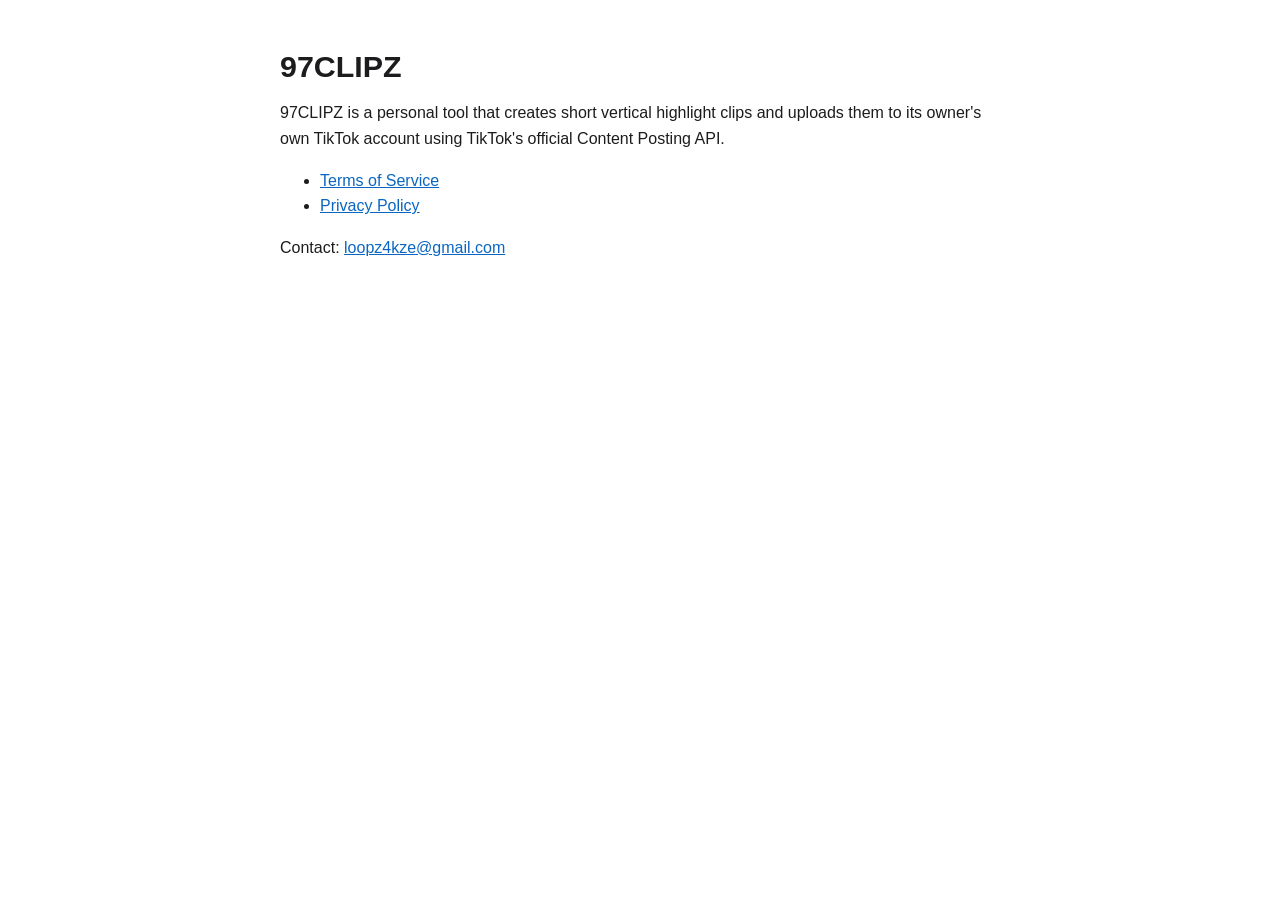
<file: index.html>
<!doctype html>
<html lang="en">
<head>
<meta charset="utf-8">
<meta name="viewport" content="width=device-width, initial-scale=1">
<title>97CLIPZ</title>
<link rel="stylesheet" href="style.css">
</head>
<body>
<main>
<h1>97CLIPZ</h1>
<p>97CLIPZ is a personal tool that creates short vertical highlight clips and uploads them to its owner's own TikTok account using TikTok's official Content Posting API.</p>
<ul>
  <li><a href="terms.html">Terms of Service</a></li>
  <li><a href="privacy.html">Privacy Policy</a></li>
</ul>
<p>Contact: <a href="mailto:loopz4kze@gmail.com">loopz4kze@gmail.com</a></p>
</main>
</body>
</html>
</file>
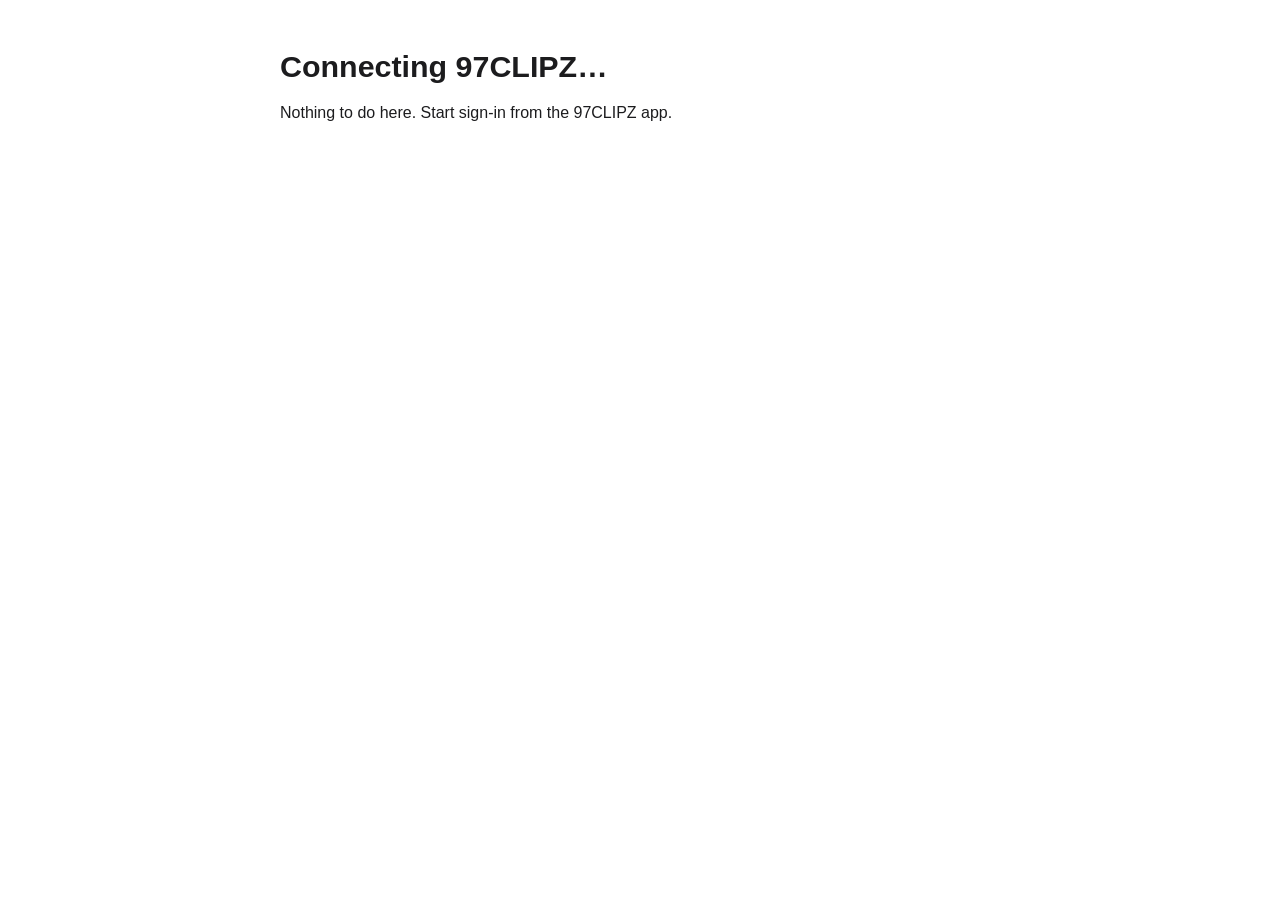
<file: callback.html>
<!doctype html>
<html lang="en">
<head>
<meta charset="utf-8">
<meta name="viewport" content="width=device-width, initial-scale=1">
<title>Connecting 97CLIPZ</title>
<link rel="stylesheet" href="style.css">
</head>
<body>
<main>
<h1>Connecting 97CLIPZ…</h1>
<p id="msg">Finishing TikTok sign-in on this computer.</p>
</main>
<script>
  // TikTok redirects here after sign-in. Forward the result to the 97CLIPZ app running
  // on this computer, which completes the connection.
  (function () {
    var q = window.location.search;
    if (q && (q.indexOf("code=") !== -1 || q.indexOf("error=") !== -1)) {
      window.location.replace("http://localhost:8723/callback" + q);
    } else {
      document.getElementById("msg").textContent = "Nothing to do here. Start sign-in from the 97CLIPZ app.";
    }
  })();
</script>
</body>
</html>
</file>
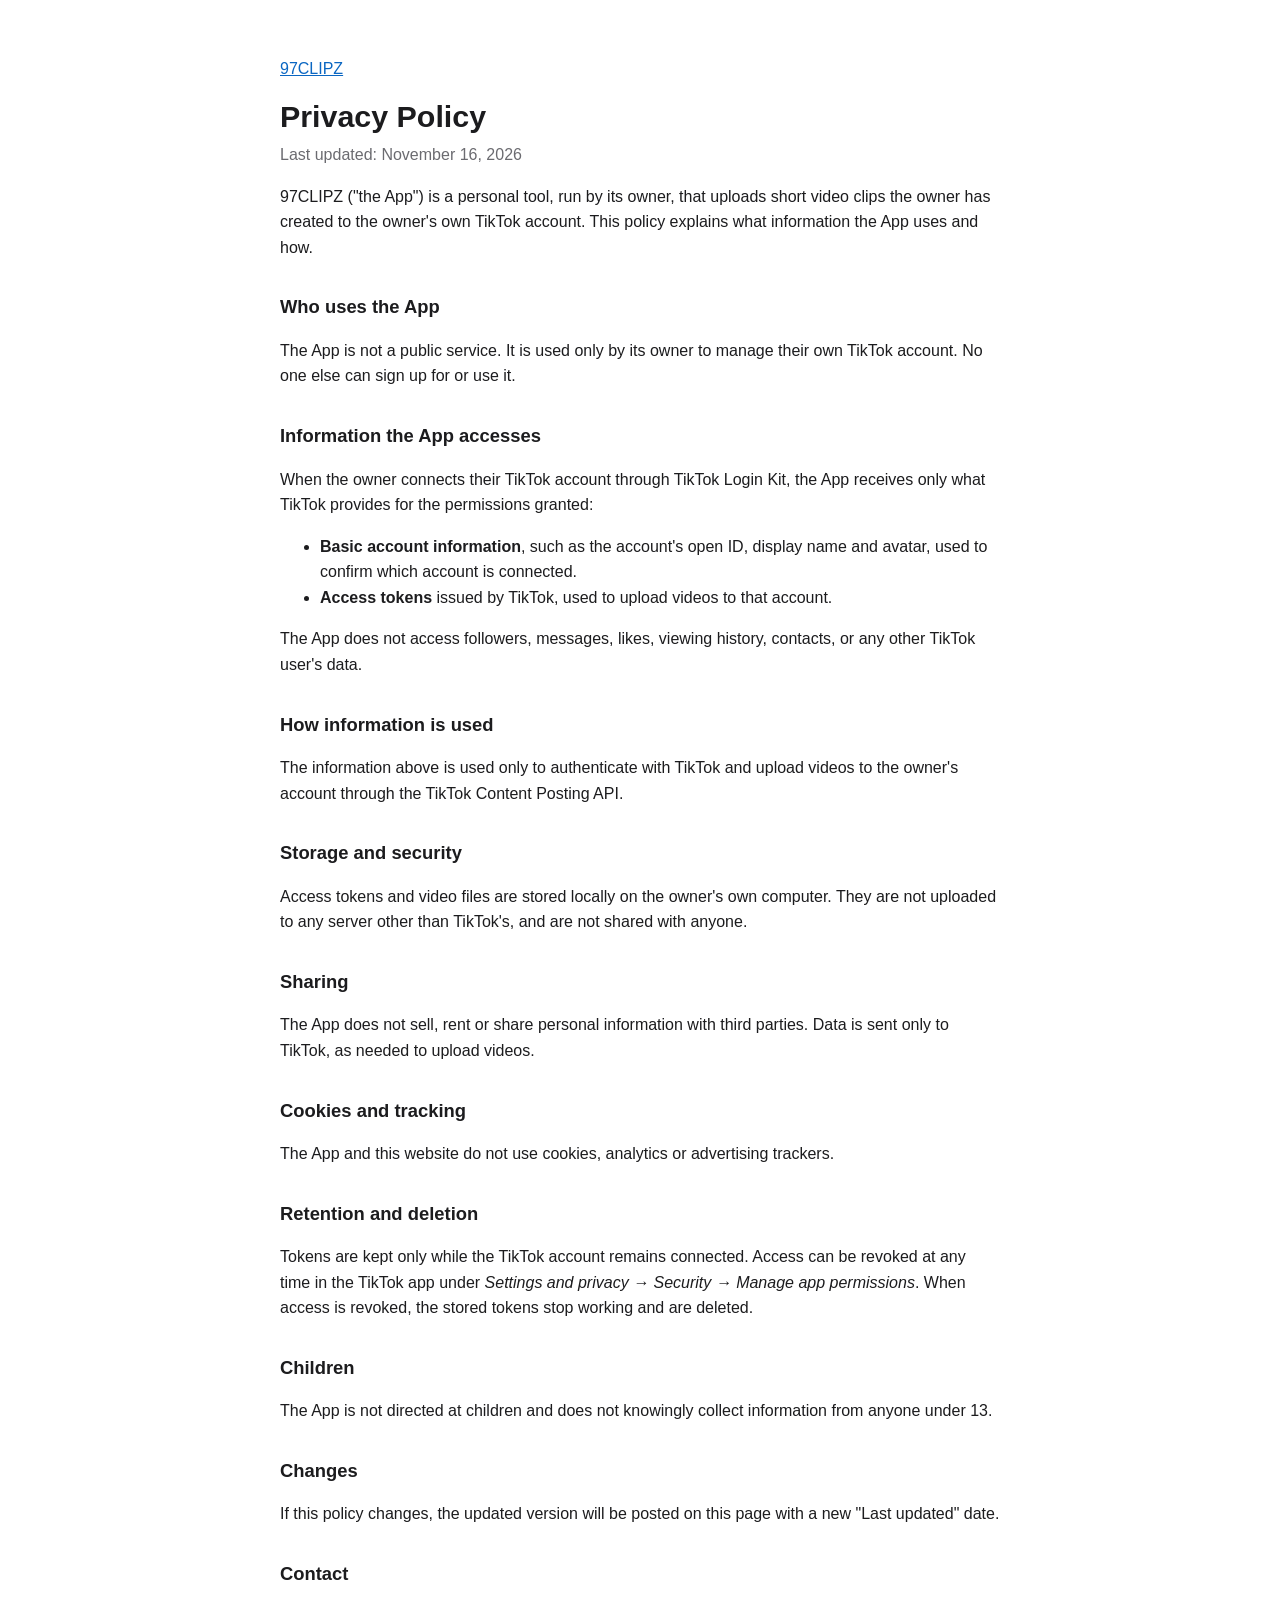
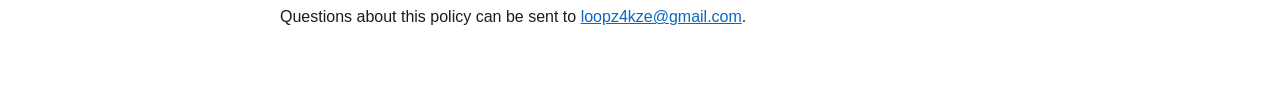
<file: privacy.html>
<!doctype html>
<html lang="en">
<head>
<meta charset="utf-8">
<meta name="viewport" content="width=device-width, initial-scale=1">
<title>Privacy Policy – 97CLIPZ</title>
<link rel="stylesheet" href="style.css">
</head>
<body>
<main>
<p><a href="index.html">97CLIPZ</a></p>
<h1>Privacy Policy</h1>
<p class="updated">Last updated: November 16, 2026</p>

<p>97CLIPZ ("the App") is a personal tool, run by its owner, that uploads short video clips the owner has created to the owner's own TikTok account. This policy explains what information the App uses and how.</p>

<h2>Who uses the App</h2>
<p>The App is not a public service. It is used only by its owner to manage their own TikTok account. No one else can sign up for or use it.</p>

<h2>Information the App accesses</h2>
<p>When the owner connects their TikTok account through TikTok Login Kit, the App receives only what TikTok provides for the permissions granted:</p>
<ul>
  <li><strong>Basic account information</strong>, such as the account's open ID, display name and avatar, used to confirm which account is connected.</li>
  <li><strong>Access tokens</strong> issued by TikTok, used to upload videos to that account.</li>
</ul>
<p>The App does not access followers, messages, likes, viewing history, contacts, or any other TikTok user's data.</p>

<h2>How information is used</h2>
<p>The information above is used only to authenticate with TikTok and upload videos to the owner's account through the TikTok Content Posting API.</p>

<h2>Storage and security</h2>
<p>Access tokens and video files are stored locally on the owner's own computer. They are not uploaded to any server other than TikTok's, and are not shared with anyone.</p>

<h2>Sharing</h2>
<p>The App does not sell, rent or share personal information with third parties. Data is sent only to TikTok, as needed to upload videos.</p>

<h2>Cookies and tracking</h2>
<p>The App and this website do not use cookies, analytics or advertising trackers.</p>

<h2>Retention and deletion</h2>
<p>Tokens are kept only while the TikTok account remains connected. Access can be revoked at any time in the TikTok app under <em>Settings and privacy → Security → Manage app permissions</em>. When access is revoked, the stored tokens stop working and are deleted.</p>

<h2>Children</h2>
<p>The App is not directed at children and does not knowingly collect information from anyone under 13.</p>

<h2>Changes</h2>
<p>If this policy changes, the updated version will be posted on this page with a new "Last updated" date.</p>

<h2>Contact</h2>
<p>Questions about this policy can be sent to <a href="mailto:loopz4kze@gmail.com">loopz4kze@gmail.com</a>.</p>
</main>
</body>
</html>
</file>
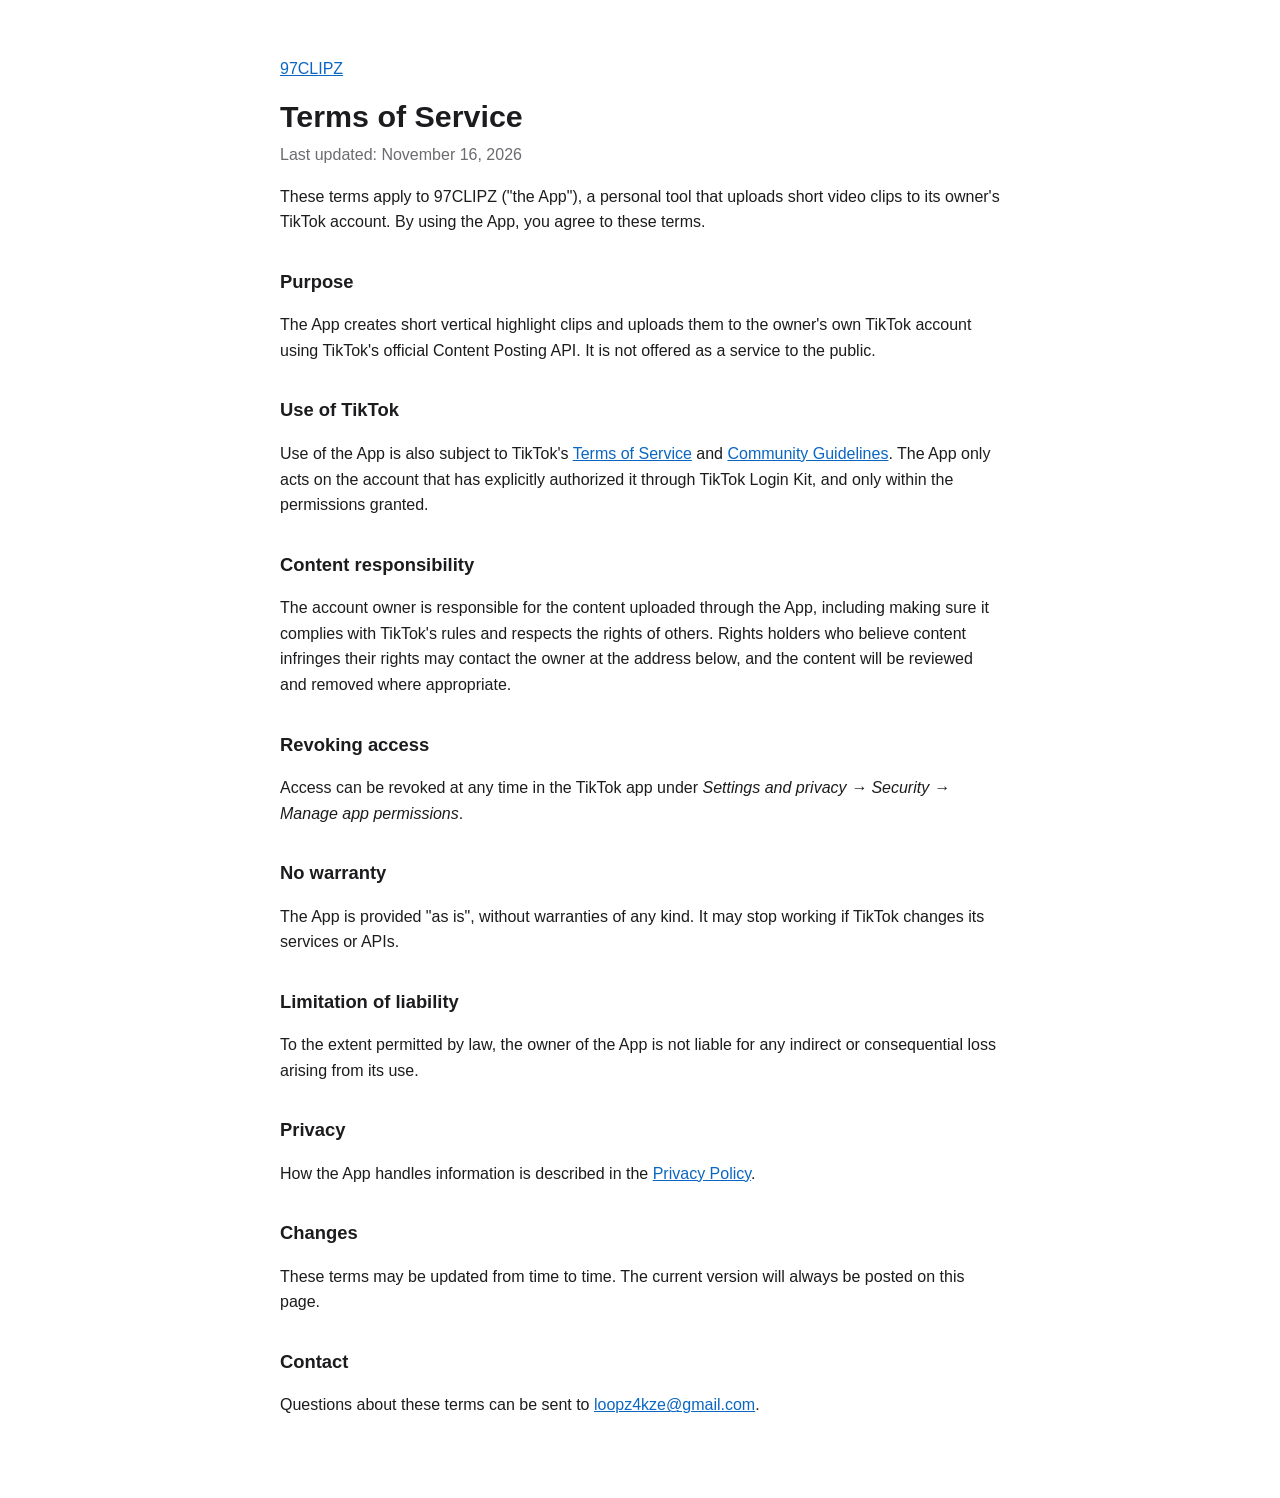
<file: terms.html>
<!doctype html>
<html lang="en">
<head>
<meta charset="utf-8">
<meta name="viewport" content="width=device-width, initial-scale=1">
<title>Terms of Service – 97CLIPZ</title>
<link rel="stylesheet" href="style.css">
</head>
<body>
<main>
<p><a href="index.html">97CLIPZ</a></p>
<h1>Terms of Service</h1>
<p class="updated">Last updated: November 16, 2026</p>

<p>These terms apply to 97CLIPZ ("the App"), a personal tool that uploads short video clips to its owner's TikTok account. By using the App, you agree to these terms.</p>

<h2>Purpose</h2>
<p>The App creates short vertical highlight clips and uploads them to the owner's own TikTok account using TikTok's official Content Posting API. It is not offered as a service to the public.</p>

<h2>Use of TikTok</h2>
<p>Use of the App is also subject to TikTok's <a href="https://www.tiktok.com/legal/terms-of-service">Terms of Service</a> and <a href="https://www.tiktok.com/community-guidelines">Community Guidelines</a>. The App only acts on the account that has explicitly authorized it through TikTok Login Kit, and only within the permissions granted.</p>

<h2>Content responsibility</h2>
<p>The account owner is responsible for the content uploaded through the App, including making sure it complies with TikTok's rules and respects the rights of others. Rights holders who believe content infringes their rights may contact the owner at the address below, and the content will be reviewed and removed where appropriate.</p>

<h2>Revoking access</h2>
<p>Access can be revoked at any time in the TikTok app under <em>Settings and privacy → Security → Manage app permissions</em>.</p>

<h2>No warranty</h2>
<p>The App is provided "as is", without warranties of any kind. It may stop working if TikTok changes its services or APIs.</p>

<h2>Limitation of liability</h2>
<p>To the extent permitted by law, the owner of the App is not liable for any indirect or consequential loss arising from its use.</p>

<h2>Privacy</h2>
<p>How the App handles information is described in the <a href="privacy.html">Privacy Policy</a>.</p>

<h2>Changes</h2>
<p>These terms may be updated from time to time. The current version will always be posted on this page.</p>

<h2>Contact</h2>
<p>Questions about these terms can be sent to <a href="mailto:loopz4kze@gmail.com">loopz4kze@gmail.com</a>.</p>
</main>
</body>
</html>
</file>
<file: style.css>
:root { color-scheme: light dark; --bg: #ffffff; --fg: #1c1c1e; --muted: #6b6b70; --link: #0a66c2; }
@media (prefers-color-scheme: dark) { :root { --bg: #111113; --fg: #ececee; --muted: #9a9aa0; --link: #6cb2ff; } }
body { margin: 0; background: var(--bg); color: var(--fg); font: 16px/1.6 -apple-system, BlinkMacSystemFont, "Segoe UI", Roboto, Helvetica, Arial, sans-serif; }
main { max-width: 720px; margin: 0 auto; padding: 40px 16px 64px; }
h1 { font-size: 1.9rem; line-height: 1.2; margin: 0.5rem 0; }
h2 { font-size: 1.15rem; margin-top: 2rem; }
a { color: var(--link); }
.updated { color: var(--muted); margin-top: 0; }
</file>
